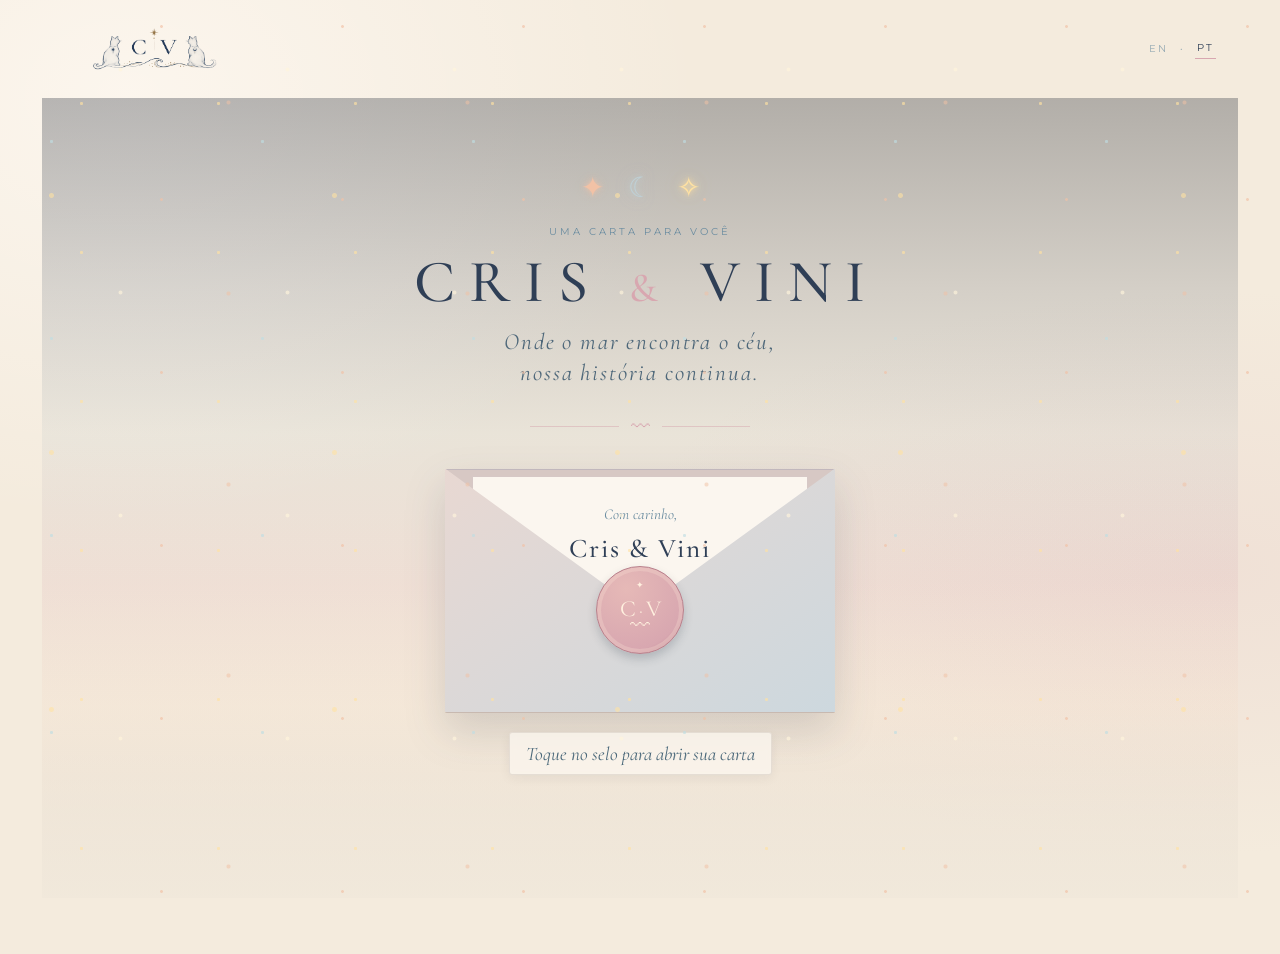
<file: index.html>
<!doctype html>
<html lang="pt-BR">
<head>
  <meta charset="utf-8">
  <meta name="viewport" content="width=device-width, initial-scale=1">
  <meta name="theme-color" content="#f3e9da">
  <meta
    name="description"
    content="Uma carta de Cris & Vini — 24 de abril de 2027."
  >

  <title>Uma carta de Cris & Vini</title>

  <link rel="stylesheet" href="assets/styles.css">
</head>

<body>
  <main class="site">

    <!-- Header and wedding monogram -->
    <header class="topbar">
      <a
        class="monogram-mini"
        href="#hero"
        aria-label="Cris e Vini"
      >
        <img
          src="assets/photos/wedding-monogram.png"
          alt="Monograma de Cris e Vini com dois gatos, as iniciais C e V, uma estrela e ondas"
        >
      </a>  

      <nav class="languages" aria-label="Idioma">
        <a href="en/?v=2" lang="en">EN</a>
        <span aria-hidden="true">·</span>
        <a href="./" aria-current="page">PT</a>
      </nav>
    </header>

    <!-- Opening screen -->
    <section class="hero" id="hero">

      <div class="stars" aria-hidden="true">
        <span class="sparkle sparkle-one">✦</span>
        <span class="sparkle sparkle-moon">☾</span>
        <span class="sparkle sparkle-two">✧</span>
      </div>

      <p class="eyebrow">UMA CARTA PARA VOCÊ</p>

      <h1 class="brand">
        CRIS <span class="amp">&amp;</span> VINI
      </h1>

      <p class="tagline">
        Onde o mar encontra o céu,<br>
        nossa história continua.
      </p>

      <div class="horizon" aria-hidden="true">〰</div>

      <!-- Envelope and interactive wax seal -->
      <div
        class="envelope"
        aria-label="Envelope lacrado com o selo C e V"
      >
        <div class="env-back"></div>

        <div class="peek-letter">
          <span class="tiny">Com carinho,</span>
          <strong>Cris &amp; Vini</strong>
        </div>

        <div class="env-front"></div>

        <button
          id="openLetter"
          class="seal"
          type="button"
          aria-label="Abrir sua carta"
          aria-expanded="false"
        >
          <b>✦</b>
          <span>C</span>
          <i>·</i>
          <span>V</span>
          <small>〰</small>
        </button>
      </div>

      <p class="open-prompt">
        Toque no selo para abrir sua carta
      </p>

    </section>

    <!-- Invitation letter -->
    <article class="letter" id="letter" hidden>

      <div class="letter-topline">
        <span>CRIS &amp; VINI</span>
        <span>24 · 04 · 2027</span>
      </div>

      <div class="rule">
        <span>☾</span>
      </div>

      <p class="salutation">
        Às pessoas que fazem parte da nossa história,
      </p>

      <p>
        Entre nossas aventuras, os lugares que conhecemos e os
        pequenos momentos que viraram nossas memórias favoritas,
        encontramos algo especial para celebrar.
      </p>

      <p>E queremos muito celebrar isso com você.</p>

      <p class="announcement">Vamos nos casar!</p>

      <!-- Couple photograph -->
      <div class="portrait-frame">
        <img
          src="assets/photos/cris-vini.jpg"
          alt="Cris e Vini juntos"
          fetchpriority="high"
        >

        <p class="photo-caption">
          Um dos nossos momentos favoritos.
        </p>
      </div>

      <!-- Wedding date and destination -->
      <section class="date-panel">
        <p class="eyebrow">RESERVE A DATA</p>

        <h2>24 de abril de 2027</h2>

        <p class="place">Hotel Transamerica Comandatuba · Ilha de Comandatuba, Una, Bahia</p>

        <p class="note">
          Nossa celebração: de 22 a 25 de abril de 2027.
        </p>

        <p class="tagline">
          Onde o mar encontra o céu,<br>
          nossa história continua.
        </p>
      </section>

      <!-- Our story -->
      <section class="story">
        <h2>Uma história feita de aventuras</h2>

        <p class="story-intro">
          De jogos a novos horizontes e viagens, dos pequenos momentos às aventuras inesquecíveis, a vida ao seu lado sempre foi uma bela jornada.
        </p>

        <div class="story-photo">
          <img
            src="assets/photos/our-adventures.jpg"
            alt="Cris e Vini de mãos dadas em uma ponte durante uma viagem"
            loading="lazy"
          >
        </div>

        <p class="story-caption">
          Os mesmos céus. Mais aventuras.
        </p>
      </section>

              <!-- Nossa pequena família: Kai & Yuki -->
        <section class="memory-album" id="our-little-family">
          <div class="album-heading">
            <p class="eyebrow">NOSSA PEQUENA FAMÍLIA</p>
            <h2>Kai <span>&</span> Yuki</h2>
            <div class="album-divider" aria-hidden="true">✧ 〜 ✧</div>
            <p class="album-intro">
              Dois exploradores curiosos, companheiros profissionais de soneca
              e os verdadeiros donos da nossa casa. Eles estão ao nosso lado
              em cada aventura e, claro, sempre farão parte desta história.
            </p>
          </div>

          <div class="memory-grid">

            <!-- 1. Manter a foto e a legenda -->
            <figure class="memory-card">
              <img
                src="https://ttianee.github.io/cris-vini-wedding/assets/photos/kai-yuki-mural/1000070218.jpg"
                alt="Um momento carinhoso com Kai ou Yuki"
                loading="lazy"
              >
              <figcaption>Uma pose para guardar.</figcaption>
            </figure>

            <!-- 2. Foto 9: nossa nova família -->
            <figure class="memory-card">
              <img
                src="https://ttianee.github.io/cris-vini-wedding/assets/photos/kai-yuki-mural/1000136559.jpg"
                alt="Cris, Vini e os gatinhos quando eram pequenos"
                loading="lazy"
              >
              <figcaption>Nossa nova família.</figcaption>
            </figure>

            <!-- 3. Foto 4: momento de soneca -->
            <figure class="memory-card">
              <img
                src="https://ttianee.github.io/cris-vini-wedding/assets/photos/kai-yuki-mural/1000084874.jpg"
                alt="Vini descansando com um dos gatos"
                loading="lazy"
              >
              <figcaption>Os melhores parceiros de soneca.</figcaption>
            </figure>

            <!-- 4. Foto 3: manter a legenda correspondente -->
            <figure class="memory-card">
              <img
                src="https://ttianee.github.io/cris-vini-wedding/assets/photos/kai-yuki-mural/1000080835.jpg"
                alt="Vini e os gatos compartilhando um momento tranquilo"
                loading="lazy"
              >
              <figcaption>Meu raio de sol nos dias corridos.</figcaption>
            </figure>

            <!-- 5. Foto 8: manter a legenda -->
            <figure class="memory-card">
              <img
                src="https://ttianee.github.io/cris-vini-wedding/assets/photos/kai-yuki-mural/1000131351.jpg"
                alt="Kai e Yuki explorando juntos a parede para gatos"
                loading="lazy"
              >
              <figcaption>Sempre curiosos.</figcaption>
            </figure>

            <!-- 6. Manter a foto e a legenda -->
            <figure class="memory-card">
              <img
                src="https://ttianee.github.io/cris-vini-wedding/assets/photos/kai-yuki-mural/1000103907.jpg"
                alt="Cris abraçando um dos gatos"
                loading="lazy"
              >
              <figcaption>Sempre explorando o que vem pela frente.</figcaption>
            </figure>

            <!-- 7. Foto 10: manter a legenda -->
 <!-- 7. Manter a foto 1000153465.jpg -->
            <figure class="memory-card">
              <img
                src="https://ttianee.github.io/cris-vini-wedding/assets/photos/kai-yuki-mural/1000153465.jpg"
                alt="Um dos gatos brincando no túnel verde"
                loading="lazy"
              >
              <figcaption>Pequenos aventureiros.</figcaption>
            </figure>

           <!-- 8. Foto 1000158610.jpg -->
            <figure class="memory-card">
              <img
                src="https://ttianee.github.io/cris-vini-wedding/assets/photos/kai-yuki-mural/1000158610.jpg"
                alt="Kai e Yuki em um momento fofo"
                loading="lazy"
              >
              <figcaption>Bebês mais fofos.</figcaption>
            </figure>

            <!-- 9. Foto 12 -->
              <!-- 9. Foto 20261014_115919 -->
              <figure class="memory-card">
                <img
                  src="https://ttianee.github.io/cris-vini-wedding/assets/photos/kai-yuki-mural/20261014_115919.jpg"
                  alt="Kai e Yuki prontos para mais uma aventura"
                  loading="lazy"
                >
                <figcaption>Prontos para a próxima aventura.</figcaption>
              </figure>
          </div>

          <p class="album-signoff">
            KAI · YUKI <span aria-hidden="true">♡</span>
          </p>
        </section>
      <!-- Destination wedding information -->
      
        <section class="plan">
          <h2>O plano, por enquanto</h2>

          <div class="plan-item">
            <div class="plan-icon">✧</div>
            <div>
              <h3>QUATRO DIAS PARA CELEBRAR</h3>
              <p>
                Nosso sonho é compartilhar com vocês alguns dias especiais no litoral
                da Bahia, celebrando nosso casamento, aproveitando momentos juntos
                e criando memórias que vão muito além do grande dia.
              </p>
            </div>
          </div>

          <div class="plan-item">
            <div class="plan-icon">⌖</div>
            <div>
              <h3>O DESTINO</h3>
              <p>
                Nossa celebração será no Hotel Transamerica Comandatuba, na Ilha de Comandatuba, município de Una, Bahia,
                de 22 a 25 de abril de 2027. A cerimônia de casamento acontecerá
                no dia 24 de abril.
              </p>
            </div>
          </div>

          <div class="plan-item">
            <div class="plan-icon">⌂</div>
            <div>
              <h3>HOSPEDAGEM</h3>
              <p>
                Adoraríamos que vocês aproveitassem essa experiência conosco,
                mas ficar hospedado no resort será opcional. Quem preferir poderá
                se hospedar em outro lugar e participar da celebração.
              </p>
            </div>
          </div>

          <div class="plan-item">
            <div class="plan-icon">♧</div>
            <div>
              <h3>VIAGEM E PLANEJAMENTO</h3>
              <p class="cost-note">
                Sabemos que um casamento-destino envolve planejamento e custos
                com transporte e hospedagem. Entendemos perfeitamente que nem
                todos poderão participar, e não queremos que ninguém se sinta
                pressionado.
              </p>
              <p>
                Para ajudar vocês a organizar a viagem, reuniremos informações
                práticas sobre como chegar, onde ficar e outros detalhes úteis
                em nosso guia de viagem e celebração.
              </p>
              <p>
                <a class="travel-link" href="https://ttianee.github.io/cris-vini-wedding-guide/">
                  Conheça nosso guia de viagem e celebração →
                </a>
              </p>
            </div>
          </div>
        </section>
        

      <!-- Kai and Yuki -->

<div class="cats">
  <img
    src="./assets/photos/wedding-monogram.png"
    alt="Monograma de Cris e Vini com Kai e Yuki"
    class="cats-monogram"
  />
</div>


      <!-- Initial guest response form -->
      <section class="reply">
        <p class="eyebrow">UMA PEQUENA RESPOSTA</p>

        <h2>Você acha que poderá estar conosco?</h2>

        <p>
          Por enquanto, queremos ter uma primeira ideia de quem
          talvez consiga participar. Esta é apenas uma indicação
          inicial, não a confirmação oficial de presença.
        </p>

        <form id="guestForm">
          <label for="fullName">
            Nome completo <span class="required">*</span>
          </label>

          <input
            id="fullName"
            name="fullName"
            autocomplete="name"
            required
            maxlength="120"
          >


          <label for="email">
            E-mail <span class="required">*</span>
          </label>

          <input
            id="email"
            name="email"
            type="email"
            autocomplete="email"
            required
            maxlength="200"
          >

          <label for="phone">
            Telefone para contato
          </label>

          <input
            id="phone"
            name="phone"
            type="tel"
            autocomplete="tel"
            placeholder="Ex.: +31 6 12345678"
            maxlength="30"
          >


          <label for="attendance">
            Você acha que poderá ir?
            <span class="required">*</span>
          </label>

          <select id="attendance" name="attendance" required>
            <option value="">Escolha uma resposta</option>
            <option value="likely_yes">Adoraria ir!</option>
            <option value="unsure">Ainda não tenho certeza</option>
            <option value="likely_no">
              Provavelmente não poderei ir
            </option>
          </select>

          <label for="partySize">
            Quantas pessoas, incluindo você?
          </label>

          <select id="partySize" name="partySize">
            <option value="1">1</option>
            <option value="2">2</option>
            <option value="3">3</option>
            <option value="4">4</option>
            <option value="5">5</option>
            <option value="6">6</option>
            <option value="7">7</option>
            <option value="8">8</option>
            <option value="9">9</option>
            <option value="10">10+</option>
          </select>

          <label for="guestNames">
            Nome de quem irá com você (opcional)
          </label>

          <input
            id="guestNames"
            name="guestNames"
            maxlength="300"
            placeholder="Nomes, se já souber"
          >

          <label for="message">
            Uma mensagem para nós (opcional)
          </label>

          <textarea
            id="message"
            name="message"
            rows="3"
            maxlength="1000"
            placeholder="Adoraríamos saber de você…"
          ></textarea>

          <label class="privacy-check">
            <input type="checkbox" id="privacy" required>

            <span>
              Entendo que meus dados serão usados por Cris &amp; Vini
              para planejar o casamento e entrar em contato sobre
              o evento.
            </span>
          </label>

          <button class="submit" type="submit">
            Enviar resposta ↗
          </button>

          <p
            class="status"
            id="formStatus"
            role="status"
            aria-live="polite"
          ></p>

          <p class="privacy-note">
            Sua resposta será enviada em privado ao casal e não
            ficará visível neste site.
          </p>
        </form>
      </section>

      <!-- Footer -->
      <footer class="footer">
        O MESMO CÉU · NOVOS CAPÍTULOS · SEMPRE NÓS

        <p class="tagline">
          Obrigados por fazerem parte da nossa história.
        </p>
      </footer>

    </article>
  </main>

  <script src="assets/script.js"></script>
</body>
</html>
</file>
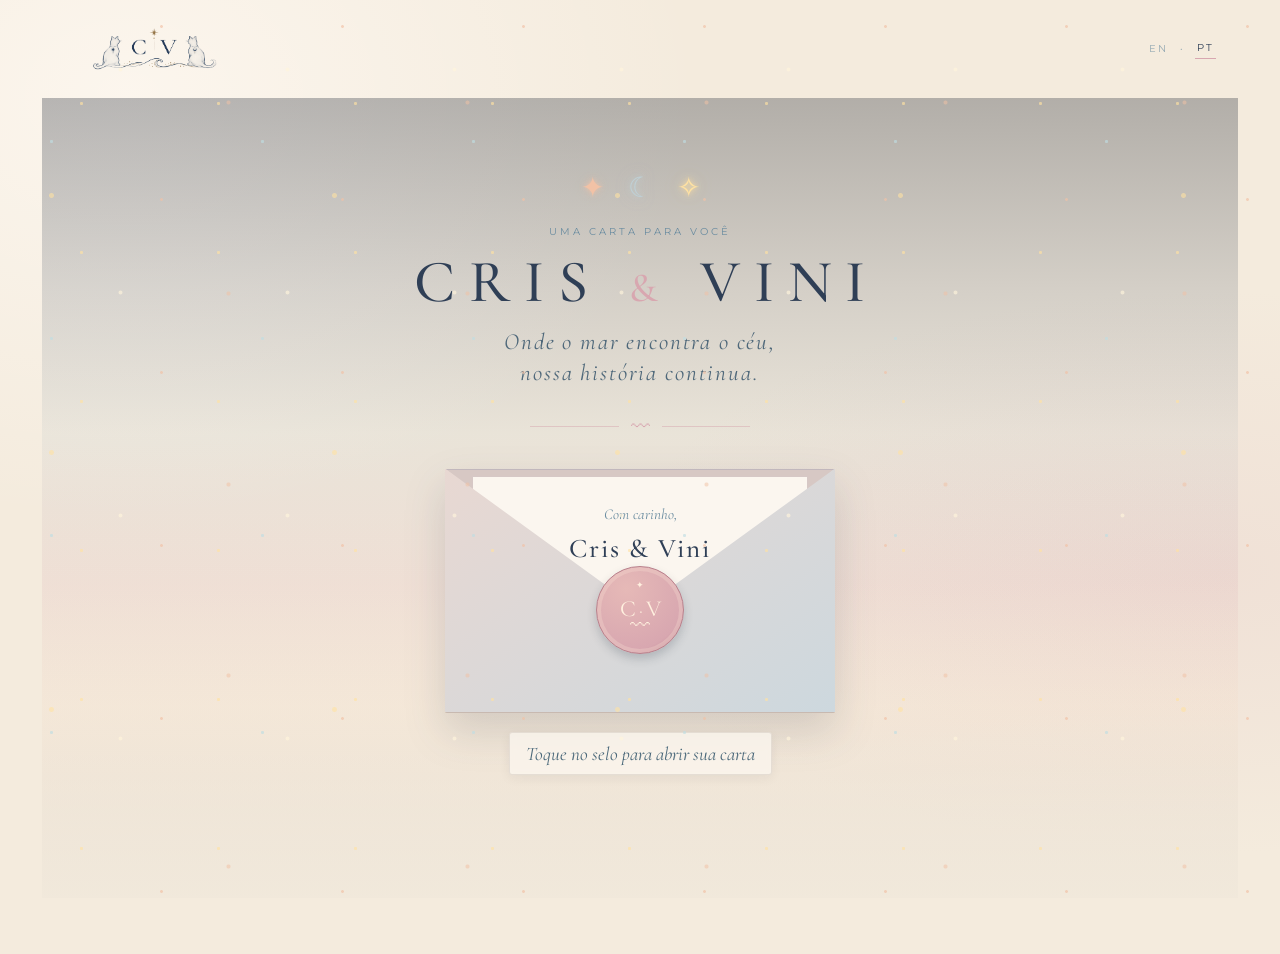
<file: pt/index.html>
<!doctype html>
<html lang="pt-BR">
<head>
  <meta charset="utf-8">
  <meta name="viewport" content="width=device-width, initial-scale=1">
  <meta http-equiv="refresh" content="0; url=../">
  <link rel="canonical" href="https://ttianee.github.io/cris-vini-wedding/">
  <title>Uma carta de Cris &amp; Vini</title>
  <script>window.location.replace("../");</script>
</head>
<body>
  <p>Redirecionando para o convite em português… <a href="../">Abrir convite</a></p>
</body>
</html>
</file>
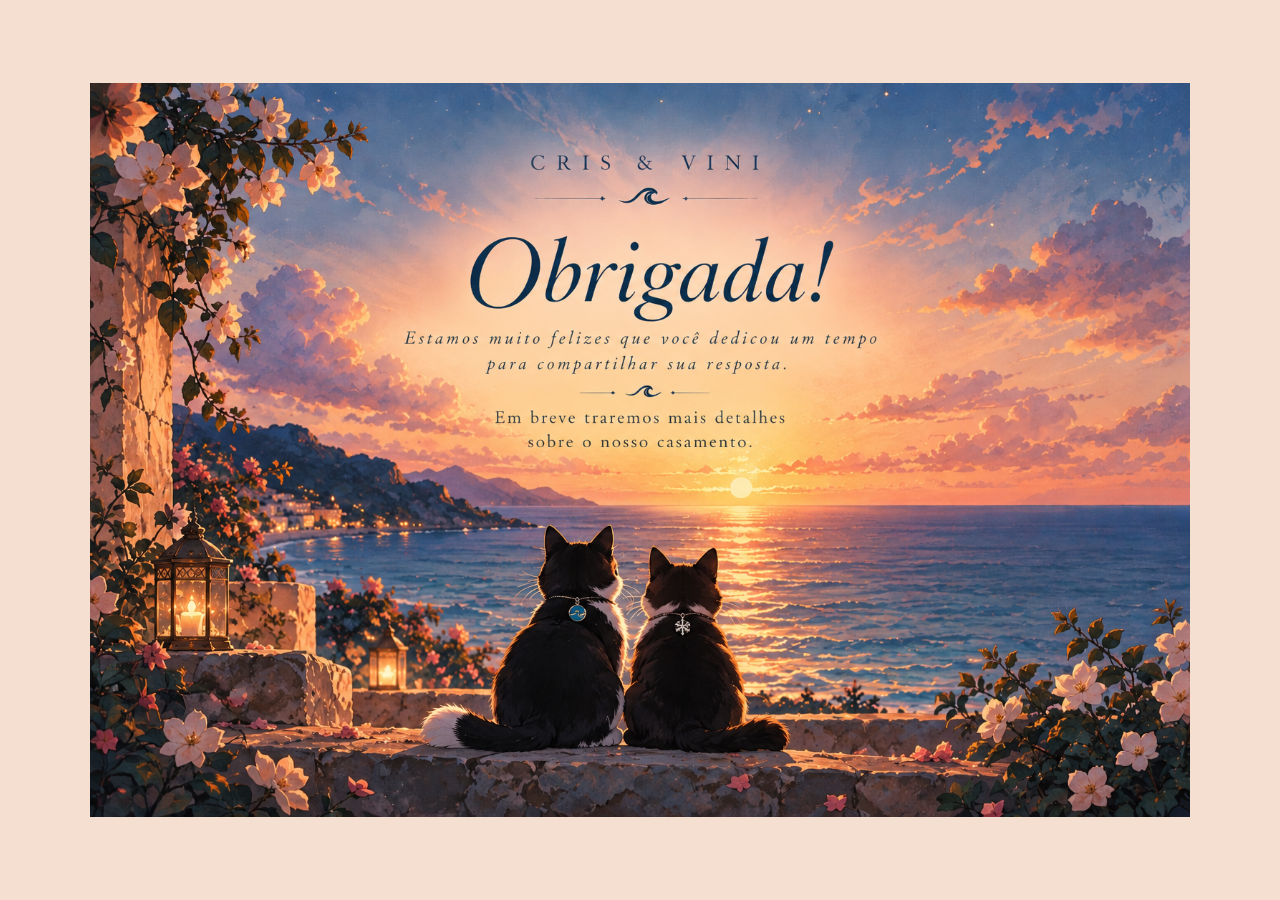
<file: obrigada.html>
<!DOCTYPE html>
<html lang="pt-BR">
<head>
  <meta charset="UTF-8">
  <meta name="viewport" content="width=device-width, initial-scale=1">
  <meta name="theme-color" content="#f5dfd1">
  <title>Obrigada — Cris &amp; Vini</title>

  <style>
    * {
      box-sizing: border-box;
    }

    html,
    body {
      margin: 0;
      min-height: 100%;
      background: #f5dfd1;
    }

    body {
      min-height: 100vh;
      min-height: 100dvh;
      display: flex;
      align-items: center;
      justify-content: center;
      padding: 12px;
    }

    .thank-you-image {
      display: block;
      width: 100%;
      max-width: 1100px;
      height: auto;
      max-height: calc(100dvh - 24px);
      object-fit: contain;
      object-position: center;
    }

    @media (max-width: 600px) {
      body {
        padding: 8px;
      }

      .thank-you-image {
        width: 100%;
        max-height: calc(100dvh - 16px);
      }
    }
  </style>
</head>

<body>
  <img
    class="thank-you-image"
    src="./assets/photos/agradecimento-pt.png"
    alt="Agradecimento de Cris e Vini"
  >
</body>
</html>
</file>
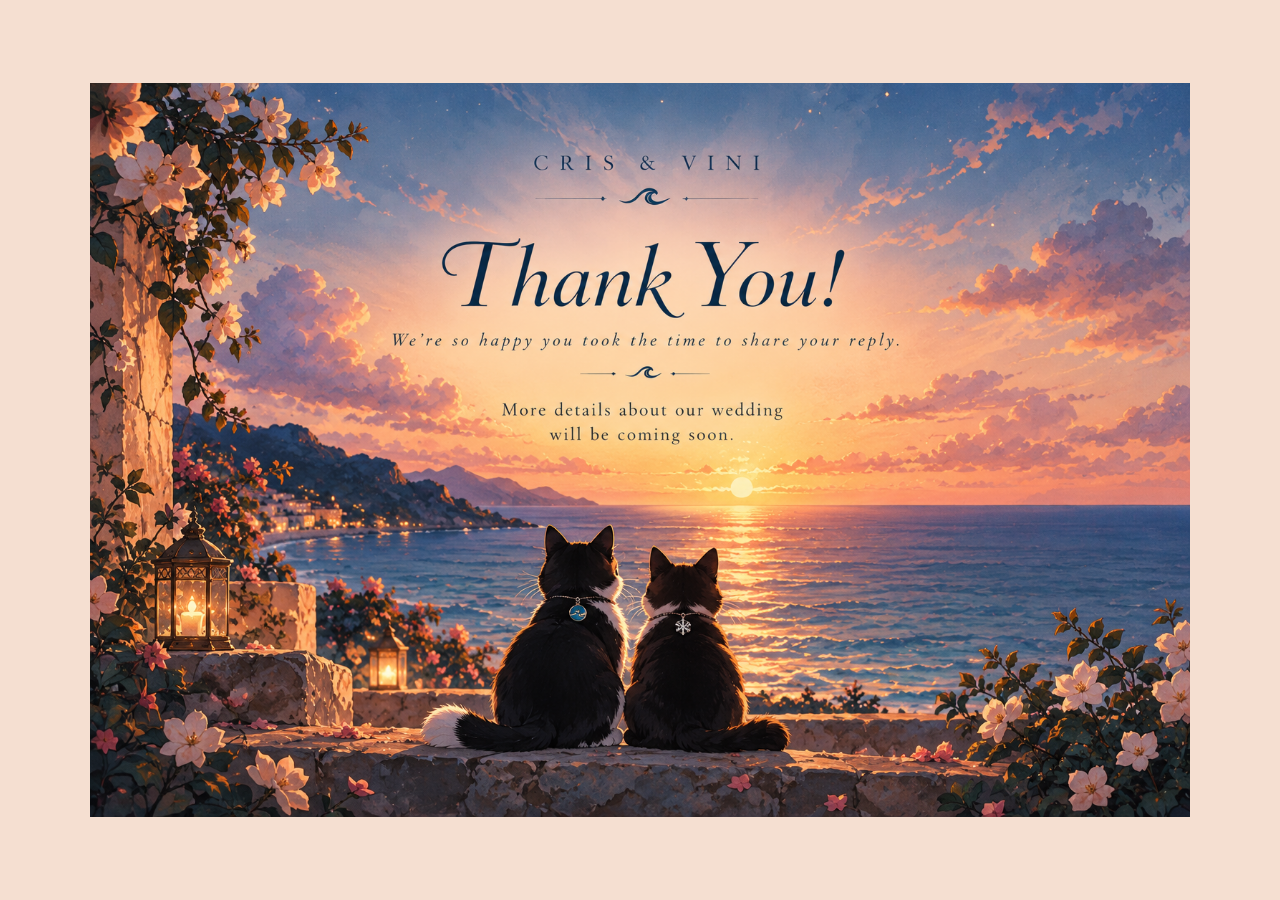
<file: en/thank-you.html>
<!DOCTYPE html>
<html lang="en">
<head>
  <meta charset="UTF-8">
  <meta name="viewport" content="width=device-width, initial-scale=1">
  <meta name="theme-color" content="#f5dfd1">
  <title>Thank You — Cris &amp; Vini</title>

  <style>
    * {
      box-sizing: border-box;
    }

    html,
    body {
      margin: 0;
      min-height: 100%;
      background: #f5dfd1;
    }

    body {
      min-height: 100vh;
      min-height: 100dvh;
      display: flex;
      align-items: center;
      justify-content: center;
      padding: 12px;
    }

    .thank-you-image {
      display: block;
      width: 100%;
      max-width: 1100px;
      height: auto;
      max-height: calc(100dvh - 24px);
      object-fit: contain;
      object-position: center;
    }

    @media (max-width: 600px) {
      body {
        padding: 8px;
      }

      .thank-you-image {
        width: 100%;
        max-height: calc(100dvh - 16px);
      }
    }
  </style>
</head>

<body>
  <img
    class="thank-you-image"
    src="../assets/photos/agradecimento-en.png"
    alt="Thank you from Cris and Vini"
  >
</body>
</html>
</file>
<file: assets/styles.css>
@import url('https://fonts.googleapis.com/css2?family=Cormorant+Garamond:ital,wght@0,400;0,500;0,600;1,400;1,500;1,600&family=Montserrat:wght@400;500;600&display=swap');
:root{--cream:#F4EBDD;--paper:#FBF6EF;--ink:#2F3F56;--blue:#6A8CA0;--rose:#D8A7B0;--peach:#F2C2A6;--mist:#BFD0D6;--gold:#BDA16C;--line:#D8CFC7;--muted:#7E8790}*{box-sizing:border-box}[hidden]{display:none!important}html{scroll-behavior:smooth}body{margin:0;background:var(--cream);color:var(--ink);font-family:'Cormorant Garamond',Georgia,serif;font-size:19px;line-height:1.65;background-image:radial-gradient(ellipse at 10% 10%,#fffaf4b8,transparent 35%),radial-gradient(ellipse at 95% 60%,#d8a7b026,transparent 35%)}a{color:inherit}button,input,select,textarea{font:inherit}.site{width:min(100%,1440px);margin:auto;padding:18px clamp(22px,5vw,72px) 56px}.topbar{display:flex;justify-content:space-between;align-items:center;font:10px Montserrat,sans-serif;letter-spacing:2px;color:var(--blue);min-height:30px}.monogram-mini{font-size:12px;letter-spacing:4px;color:var(--ink)}.languages{display:flex;gap:10px;align-items:center}.languages a{text-decoration:none;padding:4px 2px;opacity:.68}.languages a[aria-current=page]{opacity:1;color:var(--ink);border-bottom:1px solid var(--rose)}.hero{position:relative;min-height:calc(100svh - 80px);display:flex;flex-direction:column;align-items:center;justify-content:center;text-align:center;padding:26px 0 42px;isolation:isolate}.hero:before{content:"";position:absolute;z-index:-1;inset:20px -22px 0;background:linear-gradient(180deg,rgba(26,34,48,.30) 0%,rgba(47,63,86,.16) 24%,rgba(106,140,160,.08) 42%,rgba(216,167,176,.18) 61%,rgba(242,194,166,.12) 76%,rgba(47,63,86,.08) 100%),url('https://images.unsplash.com/photo-1500375592092-40eb2168fd21?auto=format&fit=crop&w=1800&q=85') center 48%/cover;opacity:1}.hero:after{content:"";position:absolute;z-index:-1;inset:20px -22px 0;background:linear-gradient(180deg,rgba(244,235,221,0) 0%,rgba(244,235,221,.02) 60%,rgba(244,235,221,.35) 84%,rgba(244,235,221,.82) 100%)}.stars{display:flex;align-items:center;justify-content:center;gap:20px;color:var(--peach);font-size:22px;letter-spacing:0;margin:0 0 10px;text-shadow:0 0 12px rgba(242,194,166,.55)}.sparkle{display:inline-block;transform-origin:center;animation:starTwinkle 3.8s ease-in-out infinite}.sparkle-moon{color:var(--mist);animation-delay:1.1s}.sparkle-two{color:var(--rose);animation-delay:2s}@keyframes starTwinkle{0%,100%{opacity:.65;transform:scale(.82) rotate(0deg);filter:drop-shadow(0 0 1px rgba(242,194,166,.15))}50%{opacity:1;transform:scale(1.18) rotate(12deg);filter:drop-shadow(0 0 7px rgba(242,194,166,.65))}}.eyebrow{font:10px Montserrat,sans-serif;letter-spacing:3px;color:var(--blue);margin:0 0 10px}.brand{font-size:clamp(34px,7vw,60px);letter-spacing:.23em;font-weight:500;margin:0;padding-left:.23em;line-height:1.15}.brand .amp{color:var(--rose);font-size:.68em}.tagline{font-size:clamp(17px,4vw,23px);font-style:italic;letter-spacing:.08em;color:#4f687a;line-height:1.35;margin:10px 0}.horizon{display:flex;align-items:center;gap:12px;color:var(--rose);width:min(220px,70%);margin:12px auto 18px}.horizon:before,.horizon:after{content:"";height:1px;background:#d8a7b080;flex:1}.envelope{position:relative;width:min(100%,390px);height:244px;margin:8px auto 15px;filter:drop-shadow(0 18px 20px #25364328);perspective:1000px}.env-back{position:absolute;inset:0;background:#d7c8c4;border:1px solid #c1b7bc;border-radius:2px}.env-back:before{content:"";position:absolute;inset:0;background:linear-gradient(135deg,#e8d7d2,#d2dbe0);clip-path:polygon(0 0,50% 62%,100% 0,100% 100%,0 100%)}.peek-letter{position:absolute;left:7%;right:7%;top:3%;height:87%;background:var(--paper);border:1px solid #d6c8c6;display:flex;align-items:center;justify-content:flex-start;padding-top:25px;flex-direction:column;transition:transform .8s ease;z-index:1}.peek-letter .tiny{font-style:italic;color:var(--blue);font-size:15px}.peek-letter strong{font-size:27px;font-weight:500;letter-spacing:2px}.env-front{position:absolute;inset:0;z-index:2;background:linear-gradient(145deg,#e8d8d2,#cdd8de);clip-path:polygon(0 100%,0 0,50% 58%,100% 0,100% 100%);border-bottom:1px solid #cfbba5}.seal{position:absolute;z-index:3;left:50%;top:58%;transform:translate(-50%,-50%);width:88px;height:88px;border-radius:50%;border:1px solid #b9818c;background:radial-gradient(circle at 34% 25%,#e6b9b7,#d8a7b0 72%,#b9818c);box-shadow:inset 0 0 0 4px #f9e5d544,0 5px 10px #75625a40;color:#fff0df;display:flex;justify-content:center;align-items:center;gap:3px;cursor:pointer;transition:transform .25s,opacity .35s}.seal:hover{transform:translate(-50%,-50%) scale(1.05)}.seal span{font-size:23px}.seal b{position:absolute;top:12px;font-size:9px;font-weight:400}.seal small{position:absolute;bottom:10px;font-size:20px}.open-prompt{font-style:italic;color:#5d7787;margin:4px 0 20px}.hero-foot{font:9px Montserrat,sans-serif;letter-spacing:2px;color:#6f7472;margin:0}.hero.opened .peek-letter{transform:translateY(-78px)}.hero.opened .seal{opacity:0;pointer-events:none}.hero.opened .env-front{opacity:.2;transition:opacity .4s}.letter{max-width:1000px;margin:0 auto;background:var(--paper);border:1px solid #e6d9c9;padding:clamp(24px,6vw,62px);box-shadow:var(--shadow);position:relative}.letter:before{content:"";position:absolute;inset:8px;border:1px solid #eee4d7;pointer-events:none}.letter-topline{display:flex;justify-content:space-between;gap:12px;font:9px Montserrat,sans-serif;letter-spacing:2px;color:var(--blue);position:relative}.rule{height:32px;border-bottom:1px solid var(--line);display:flex;justify-content:center;margin:8px 0 28px}.rule span{background:var(--paper);padding:0 12px;transform:translateY(17px);color:var(--rose);font-size:21px}.letter p{position:relative}.salutation{font-size:25px;font-style:italic}.announcement{text-align:center;font-size:clamp(31px,6vw,46px);font-style:italic;color:var(--ink);line-height:1.2;margin:25px 0}.portrait-frame{max-width:450px;margin:25px auto 34px;padding:8px;background:#fffdf7;border:1px solid var(--line);box-shadow:0 8px 24px #3d48501a;transform:rotate(-.5deg)}.portrait-frame img{display:block;width:100%;max-height:600px;object-fit:cover;object-position:center 46%}.photo-caption{text-align:center;font-style:italic;color:var(--blue);font-size:15px;margin:10px 0 0}.date-panel{text-align:center;padding:26px 12px;margin:30px 0;border-top:1px solid var(--line);border-bottom:1px solid var(--line);position:relative}.date-panel h2{font-weight:500;letter-spacing:.08em;font-size:clamp(35px,7vw,50px);margin:4px 0;line-height:1.2}.date-panel .place{font-size:22px;margin:2px 0}.date-panel .note{font-style:italic;color:var(--muted);font-size:17px;margin:0 0 16px}.story{margin:28px 0 34px}.story h2,.reply h2{font-size:clamp(28px,5vw,37px);font-weight:500;text-align:center;margin:0 0 10px}.story-intro{text-align:center;max-width:510px;margin:0 auto 18px;font-style:italic;color:#586d7b}.story-photo{padding:7px;background:#fffdf7;border:1px solid var(--line);box-shadow:0 8px 24px #3d48501a;transform:rotate(.4deg);margin:22px auto;max-width:560px}.story-photo img{display:block;width:100%;height:auto;max-height:350px;object-fit:cover}.story-caption{text-align:center;font-style:italic;color:var(--blue);margin:0}.plan{border-top:1px solid var(--line);padding-top:26px;margin-top:34px}.plan h2{text-align:center;font-size:clamp(28px,5vw,36px);font-weight:500;margin:0 0 22px}.plan-item{display:grid;grid-template-columns:42px 1fr;gap:16px;padding:12px 0 18px;border-bottom:1px solid #e9dece}.plan-item:last-child{border-bottom:0}.plan-icon{font-size:24px;color:var(--blue);padding-top:2px;text-align:center}.plan-item h3{font:10px Montserrat,sans-serif;letter-spacing:2px;margin:0 0 6px;color:var(--ink)}.plan-item p{font-size:17px;line-height:1.5;margin:0;color:#5c6264}.cost-note{font-weight:600;color:var(--ink)!important}.cats{max-width:280px;margin:14px auto 28px;color:#526a79}.cats svg{width:100%;height:auto}.reply{padding:clamp(20px,4vw,38px);margin-top:34px;background:#f4eef0;border:1px solid var(--line);position:relative}.reply .eyebrow{text-align:center}.reply>p{font-size:17px;text-align:center;color:#686b6a;margin:0 auto 20px;max-width:520px}.reply form{display:flex;flex-direction:column;gap:7px}.reply label{font-size:16px}.reply label .required{color:var(--rose)}.reply input:not([type=checkbox]),.reply select,.reply textarea{width:100%;padding:11px 12px;border:1px solid #d7c8b7;border-radius:2px;background:#fffaf3;color:var(--ink);outline-color:var(--blue);margin-bottom:8px}.reply textarea{resize:vertical}.privacy-check{display:flex;gap:9px;align-items:flex-start;font-size:13px!important;line-height:1.4;margin:4px 0 10px}.privacy-check input{margin-top:5px;accent-color:var(--ink)}.privacy-check span{color:#666}.submit{background:var(--ink);border:0;color:#fff7eb;padding:14px 18px;cursor:pointer;letter-spacing:.08em;font:10px Montserrat,sans-serif;text-transform:uppercase}.submit:hover{background:#3a566a}.submit:disabled{opacity:.6;cursor:wait}.status{font-size:15px!important;margin:9px 0 0!important;color:#2c6655!important}.status.error{color:#9a3939!important}.privacy-note{text-align:center;font:9px Montserrat,sans-serif;color:#777;margin:13px 0 0}.footer{text-align:center;padding:32px 0 4px;font:9px Montserrat,sans-serif;letter-spacing:2px;color:var(--blue)}.footer .tagline{font-size:17px;margin:10px 0 0}.thank-you{text-align:center;margin:34px -8px 0;padding:30px 10px;background:linear-gradient(180deg,#f4d2bc,#f0c4b1 40%,#d5dce0);border:1px solid #e2d1bf}.thank-you .script{font-size:36px;font-style:italic;color:var(--ink);margin:0}.thank-you p{font-size:16px;margin:0}.sr-only{position:absolute;width:1px;height:1px;padding:0;margin:-1px;overflow:hidden;clip:rect(0,0,0,0);white-space:nowrap;border:0}@media(max-width:540px){.site{padding:12px 13px 35px}.hero:before,.hero:after{left:-13px;right:-13px}.hero{min-height:calc(100svh - 60px)}.envelope{height:220px}.letter{padding:27px 20px}.letter:before{inset:5px}.letter-topline{font-size:8px;letter-spacing:1px}.hero-foot{font-size:8px;letter-spacing:1px}.letter p{font-size:18px}.plan-item{grid-template-columns:30px 1fr;gap:10px}.plan-item p{font-size:16px}.portrait-frame img{max-height:520px}.story-photo img{max-height:260px}}@media(prefers-reduced-motion:reduce){*,*:before,*:after{scroll-behavior:auto!important;transition:none!important}}

@media(prefers-reduced-motion:reduce){.sparkle{animation:none!important}}

/* Moodboard-led monogram: fine-line cats, central star, CV serif letters and a flowing wave. */
.monogram-mini{display:inline-flex;align-items:center;color:var(--ink);width:138px;flex:0 0 auto;letter-spacing:0}
.monogram-mark{display:block;width:100%;height:auto;overflow:visible}
.logo-letter{font-family:'Cormorant Garamond',Georgia,serif;font-size:22px;font-weight:400;fill:currentColor;letter-spacing:1px}
.languages a[aria-current=page]{border-bottom-color:var(--rose)}
.stars{color:var(--peach);text-shadow:0 0 10px rgba(242,194,166,.35)}
.sparkle-moon{color:var(--mist)}
.sparkle-two{color:var(--rose)}
.hero .brand .amp{color:var(--rose)}
.hero .horizon{color:var(--rose)}
.seal{border-color:#B9818C;background:radial-gradient(circle at 34% 25%,#E6B9B7,#D8A7B0 72%,#B9818C);box-shadow:inset 0 0 0 4px #f9e5d544,0 5px 10px #25364335}
@media(max-width:540px){.monogram-mini{width:116px}.monogram-mark{max-height:40px}}


/* Wedding identity refinement: larger fine-line cat monogram and readable opening prompt. */
.open-prompt {
  display: inline-block;
  max-width: calc(100% - 24px);
  margin: 4px auto 20px;
  padding: 7px 16px;
  color: #496779;
  background: rgba(251, 246, 239, 0.78);
  border: 1px solid rgba(216, 207, 199, 0.62);
  border-radius: 3px;
  box-shadow: 0 3px 12px rgba(26, 34, 48, 0.06);
  line-height: 1.45;
  backdrop-filter: blur(3px);
}

.monogram-mini {
  width: 176px;
  flex: 0 0 auto;
  letter-spacing: 0;
}

.monogram-mark {
  display: block;
  width: 100%;
  height: auto;
  max-height: 58px;
  overflow: visible;
}

.logo-letter {
  font-family: 'Cormorant Garamond', Georgia, serif;
  font-size: 22px;
  font-weight: 400;
  fill: currentColor;
  letter-spacing: 1px;
}

@media (max-width: 540px) {
  .monogram-mini { width: 132px; }
  .monogram-mark { max-height: 44px; }
  .open-prompt { padding: 6px 12px; font-size: 17px; }
}
/* New wedding monogram */
.monogram-mini {
  display: inline-flex;
  align-items: center;
  width: 180px;
  flex: 0 0 auto;
  text-decoration: none;
}

.monogram-mini img {
  display: block;
  width: 100%;
  height: auto;
  object-fit: contain;
}

@media (max-width: 540px) {
  .monogram-mini {
    width: 125px;
  }
}

/* Clearer celestial symbols on the opening screen */
.hero .stars {
  gap: 24px;
  margin-bottom: 14px;
  font-size: 28px;
  color: #F2C2A6;
  text-shadow:
    0 0 5px rgba(242, 194, 166, 0.75),
    0 0 12px rgba(242, 194, 166, 0.45);
}

.hero .sparkle-one {
  color: #F2C2A6;
  opacity: 1;
}

.hero .sparkle-moon {
  color: #BFD0D6;
  opacity: 1;
  text-shadow:
    0 0 6px rgba(191, 208, 214, 0.9),
    0 0 14px rgba(191, 208, 214, 0.6);
}


.hero .sparkle-two {
  color: #FFE2A3;
  opacity: 1;
  text-shadow:
    0 0 5px rgba(255, 226, 163, 0.95),
    0 0 12px rgba(255, 226, 163, 0.75),
    0 0 20px rgba(255, 226, 163, 0.4);
}


@media (max-width: 540px) {
  .hero .stars {
    font-size: 25px;
    gap: 20px;
  }
}

/* ==========================================
   GOLDEN OCEAN — floating magical sparkles
   ========================================== */

.site {
  position: relative;
  isolation: isolate;
}

.site::after {
  content: "";
  position: fixed;
  inset: 0;
  z-index: 50;
  pointer-events: none;

  background-image:
    radial-gradient(circle, #FFE2A3 0 1.2px, transparent 2px),
    radial-gradient(circle, #F2C2A6 0 1px, transparent 1.8px),
    radial-gradient(circle, #BFDDE2 0 1.2px, transparent 2px),
    radial-gradient(circle, #FFF4DC 0 1.5px, transparent 2.4px),
    radial-gradient(circle, rgba(255, 226, 163, 0.9) 0 2px, transparent 3px),
    radial-gradient(circle, rgba(242, 194, 166, 0.8) 0 1.5px, transparent 2.5px);

  background-size:
    137px 149px,
    181px 173px,
    211px 197px,
    167px 223px,
    283px 257px,
    239px 191px;

  background-position:
    13px 29px,
    71px 113px,
    157px 43px,
    37px 181px,
    193px 67px,
    109px 7px;

  opacity: 0.65;
  animation: goldenOceanFloat 12s ease-in-out infinite alternate;
}

/* Slow upward drift and a gentle change in brightness */
@keyframes goldenOceanFloat {
  0% {
    transform: translate3d(0, 12px, 0);
    opacity: 0.35;
  }

  50% {
    opacity: 0.7;
  }

  100% {
    transform: translate3d(0, -18px, 0);
    opacity: 0.5;
  }
}

/* Keep the effect calm for motion-sensitive visitors */
@media (prefers-reduced-motion: reduce) {
  .site::after {
    animation: none;
    opacity: 0.4;
    transform: none;
  }
}

/* A subtle glow around the three celestial symbols */
.hero .sparkle-one,
.hero .sparkle-moon,
.hero .sparkle-two {
  animation: celestialGlow 4s ease-in-out infinite alternate;
}

.hero .sparkle-moon {
  animation-delay: 1.3s;
}

.hero .sparkle-two {
  animation-delay: 2.2s;
}

@keyframes celestialGlow {
  from {
    filter: brightness(0.95);
  }

  to {
    filter: brightness(1.3);
  }
}

@media (prefers-reduced-motion: reduce) {
  .hero .sparkle-one,
  .hero .sparkle-moon,
  .hero .sparkle-two {
    animation: none;
    filter: none;
  }
}

/* Approved Kai and Yuki monogram */
.cats-monogram {
  display: block;
  width: min(100%, 340px);
  height: auto;
  margin: 0 auto;
  object-fit: contain;
}
/* Fix: keep the memory album inside the page */
.memory-album {
  width: 100%;
  max-width: 1100px;
  margin: 48px auto;
  padding: 0 12px;
  box-sizing: border-box;
}

.album-heading {
  text-align: center;
  max-width: 760px;
  margin: 0 auto 32px;
}

.memory-grid {
  display: grid;
  grid-template-columns: repeat(3, minmax(0, 1fr));
  gap: 24px;
  width: 100%;
  max-width: 100%;
}

.memory-card {
  min-width: 0;
  width: 100%;
  margin: 0;
  padding: 10px;
  box-sizing: border-box;
  background: #fffaf1;
  border: 1px solid #e4d7c5;
  box-shadow: 0 5px 16px rgba(47, 63, 86, 0.08);
}

.memory-card img {
  display: block;
  width: 100%;
  max-width: 100%;
  height: auto;
  object-fit: contain;
}

.memory-card figcaption {
  padding: 10px 2px 3px;
  text-align: center;
  font-size: 16px;
  font-style: italic;
  line-height: 1.35;
  color: var(--blue);
}

.album-signoff {
  text-align: center;
  margin: 32px auto 0;
  letter-spacing: 3px;
  color: var(--blue);
}

@media (max-width: 700px) {
  .memory-grid {
    grid-template-columns: repeat(2, minmax(0, 1fr));
    gap: 14px;
  }

  .memory-card {
    padding: 7px;
  }

  .memory-card figcaption {
    font-size: 14px;
  }
}

@media (max-width: 420px) {
  .memory-grid {
    grid-template-columns: 1fr;
    max-width: 300px;
    margin: 0 auto;
  }
}

/* Memory album: frames follow each photo's proportions */

.memory-grid {
  align-items: start;
}

.memory-card {
  align-self: start;
  width: fit-content;
  max-width: 100%;
  min-width: 0;
  padding: 9px;
  box-sizing: border-box;
  display: flex;
  flex-direction: column;
  justify-self: center;
}

.memory-card img {
  display: block;
  width: auto;
  height: auto;
  max-width: 100%;
  max-height: 360px;
  object-fit: contain;
}

.memory-card figcaption {
  width: 100%;
  box-sizing: border-box;
  padding: 10px 3px 3px;
  margin: 0;
  text-align: center;
  line-height: 1.4;
}

@media (max-width: 700px) {
  .memory-card {
    padding: 7px;
  }

  .memory-card img {
    max-height: 300px;
  }
}


/* Wedding plan: clearer section subtitles */
.plan-item h3 {
  font-size: 0.78rem;
  line-height: 1.6;
  letter-spacing: 0.16em;
  margin-bottom: 8px;
}

@media (min-width: 768px) {
  .plan-item h3 {
    font-size: 0.88rem;
  }
}
.cats-monogram {
  display: block;
  width: min(100%, 220px);
  height: auto;
  margin: 0 auto;
  object-fit: contain;
}

.cats-divider {
  display: flex;
  justify-content: center;
  align-items: center;
  margin: 28px auto;
}

.cats-divider img {
  display: block;
  width: 220px;
  max-width: 70%;
  height: auto;
  object-fit: contain;
}
</file>
